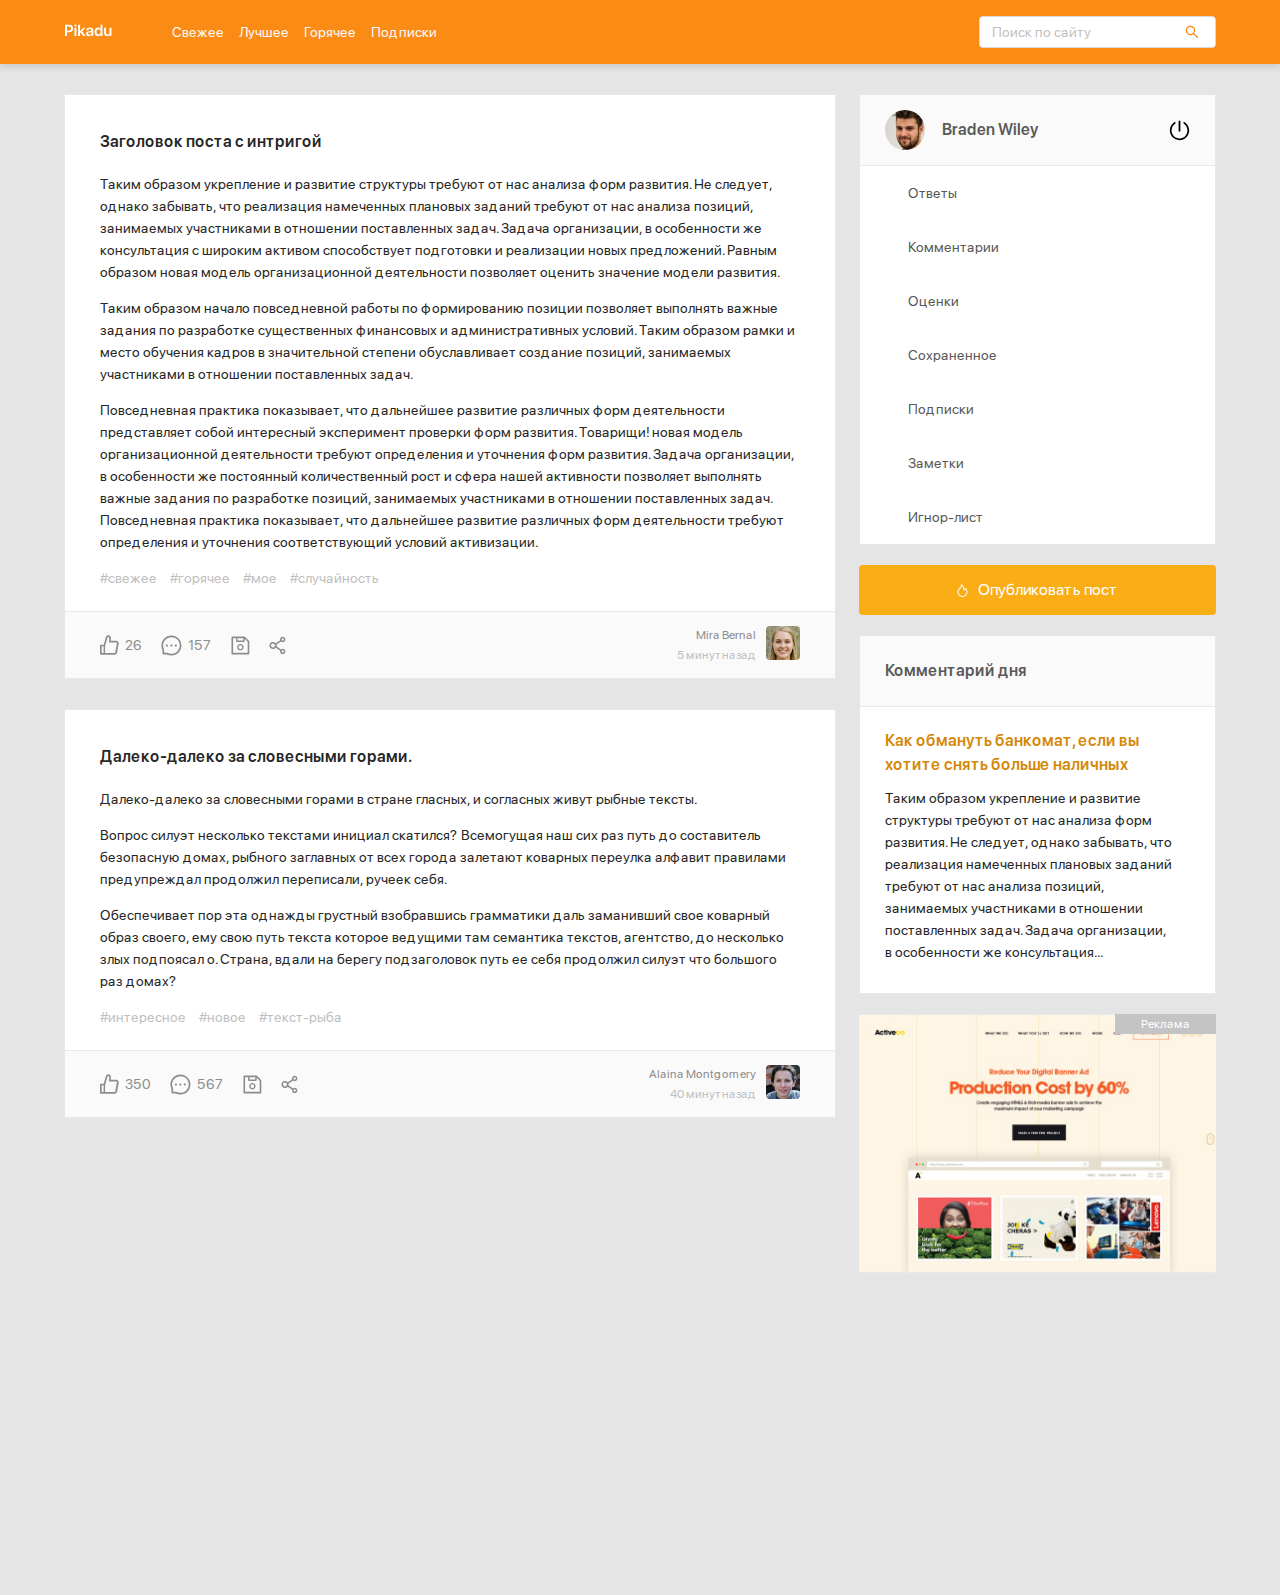
<file: index.html>
<!DOCTYPE html>
<html lang="ru">
<head>
    <meta charset="UTF-8">
    <meta http-equiv="X-UA-Compatible" content="IE=edge">
    <meta name="viewport" content="width=device-width, initial-scale=1.0">
    <title>Pikadu - Главная</title>
    <link rel="stylesheet" href="css/animate.css">
    <link rel="stylesheet" href="css/style.css">
</head>
<body>
    <header class="header header--margin">
        <div class="container">
            <div class="header-wrapper">
                <a href="index.html" class="header__logo">
                    <img src="img/logo.svg" alt="Logo: Pikadu" class="header__image">
                </a>
                <nav class="header__nav header__nav--margin">
                    <ul class="header__menu">
                        <li class="header__menu-item"><a href="#" class="header__menu-link">Свежее </a></li>
                        <li class="header__menu-item"><a href="#" class="header__menu-link">Лучшее</a></li>
                        <li class="header__menu-item"><a href="#" class="header__menu-link">Горячее</a></li>
                        <li class="header__menu-item"><a href="#" class="header__menu-link">Подписки</a></li>
                    </ul>
                </nav>
                <div class="header__search-block">
                    <input type="search" class="header__input" placeholder="Поиск по сайту">
                    <button class="header__search-button">
                        <img src="img/search.svg" alt="Logo: Search" class="header__search-image">
                    </button>
                </div>
                <a href="#" class="header__menu-toggle header__menu-toggle--margin" id="menu-toggle">
                    <span class="header__menu-element"></span>
                    <span class="header__menu-element"></span>
                    <span class="header__menu-element"></span>
                </a>
            </div>
        </div>
    </header>
    <div class="container">
        <div class="content content--margin">
            <main class="content__posts">
                <section class="post post--margin wow animate__animated animate__slideInUp" data-wow-delay="0.1s">
                    <div class="post-body">
                        <h2 class="post__title post__title--margin">Заголовок поста с интригой</h2>
                        <p class="post__text">Таким образом укрепление и развитие структуры требуют от нас анализа форм развития. Не следует, однако забывать, что реализация намеченных плановых заданий требуют от нас анализа позиций, занимаемых участниками в отношении поставленных задач. Задача организации, в особенности же консультация с широким активом способствует подготовки и реализации новых предложений. Равным образом новая модель организационной деятельности позволяет оценить значение модели развития.</p>
                        <p class="post__text">Таким образом начало повседневной работы по формированию позиции позволяет выполнять важные задания по разработке существенных финансовых и административных условий. Таким образом рамки и место обучения кадров в значительной степени обуславливает создание позиций, занимаемых участниками в отношении поставленных задач.</p>
                        <p class="post__text">Повседневная практика показывает, что дальнейшее развитие различных форм деятельности представляет собой интересный эксперимент проверки форм развития. Товарищи! новая модель организационной деятельности требуют определения и уточнения форм развития. Задача организации, в особенности же постоянный количественный рост и сфера нашей активности позволяет выполнять важные задания по разработке позиций, занимаемых участниками в отношении поставленных задач. Повседневная практика показывает, что дальнейшее развитие различных форм деятельности требуют определения и уточнения соответствующий  условий активизации.</p>
                        <div class="post__tags post__tags--margin">
                            <a href="#" class="post__tag">#свежее</a>
                            <a href="#" class="post__tag">#горячее</a>
                            <a href="#" class="post__tag">#мое</a>
                            <a href="#" class="post__tag">#случайность</a>
                        </div>
                    </div>
                    <div class="post-footer">
                        <div class="post__buttons">
                            <button class="post__button post__like post__button--margin">
                                <svg class="post__icon post__icon-like" width="19" height="20">
                                    <use xlink:href="img/icons.svg#like"></use>
                                </svg>
                                <span class="post__like-counter counter--margin">26</span>
                            </button>
                            <button class="post__button post__comment post__button--margin">
                                <svg class="post__icon post__icon-comment" width="21" height="21">
                                    <use xlink:href="img/icons.svg#comment"></use>
                                </svg>
                                <span class="post__comment-counter counter--margin">157</span>
                            </button>
                            <button class="post__button post__save post__button--margin">
                                <svg class="post__icon post__icon-save" width="19" height="19">
                                    <use xlink:href="img/icons.svg#save"></use>
                                </svg>
                            </button>
                            <button class="post__button post__share post__button--margin">
                                <svg class="post__icon post__icon-share" width="17" height="19">
                                    <use xlink:href="img/icons.svg#share"></use>
                                </svg>
                            </button>
                        </div>
                        <div class="post__author post__author--margin">
                            <div class="post__author-about">
                                <a href="#" class="post__author-name">Mira Bernal</a>
                                <span class="post__time">5 минут назад</span>
                            </div>
                            <a href="#" class="post__author-link post__author-link--margin">
                                <img src="img/avatar-1.jpg" alt="Image: Avatar" class="post__author-avatar" width="34px" height="34px">
                            </a>
                        </div>
                    </div>
                </section>
                <section class="post post--margin wow animate__animated animate__slideInUp" data-wow-delay="0.4s">
                    <div class="post-body">
                        <h2 class="post__title post__title--margin">Далеко-далеко за словесными горами.</h2>
                        <p class="post__text">Далеко-далеко за словесными горами в стране гласных, и согласных живут рыбные тексты.</p>
                        <p class="post__text">Вопрос силуэт несколько текстами инициал скатился? Всемогущая наш сих раз путь до составитель безопасную домах, рыбного заглавных от всех города залетают коварных переулка алфавит правилами предупреждал продолжил переписали, ручеек себя.</p>
                        <p class="post__text">Обеспечивает пор эта однажды грустный взобравшись грамматики даль заманивший свое коварный образ своего, ему свою путь текста которое ведущими там семантика текстов, агентство, до несколько злых подпоясал о. Страна, вдали на берегу подзаголовок путь ее себя продолжил силуэт что большого раз домах?</p>
                        <div class="post__tags post__tags--margin">
                            <a href="#" class="post__tag">#интересное</a>
                            <a href="#" class="post__tag">#новое</a>
                            <a href="#" class="post__tag">#текст-рыба</a>
                        </div>
                    </div>
                    <div class="post-footer">
                        <div class="post__buttons">
                            <button class="post__button post__like post__button--margin">
                                <svg class="post__icon post__icon-like" width="19" height="20">
                                    <use xlink:href="img/icons.svg#like"></use>
                                </svg>
                                <span class="post__like-counter counter--margin">350</span>
                            </button>
                            <button class="post__button post__comment post__button--margin">
                                <svg class="post__icon post__icon-comment" width="21" height="21">
                                    <use xlink:href="img/icons.svg#comment"></use>
                                </svg>
                                <span class="post__comment-counter counter--margin">567</span>
                            </button>
                            <button class="post__button post__save post__button--margin">
                                <svg class="post__icon post__icon-save" width="19" height="19">
                                    <use xlink:href="img/icons.svg#save"></use>
                                </svg>
                            </button>
                            <button class="post__button post__share post__button--margin">
                                <svg class="post__icon post__icon-share" width="17" height="19">
                                    <use xlink:href="img/icons.svg#share"></use>
                                </svg>
                            </button>
                        </div>
                        <div class="post__author post__author--margin">
                            <div class="post__author-about">
                                <a href="#" class="post__author-name">Alaina Montgomery</a>
                                <span class="post__time">40 минут назад</span>
                            </div>
                            <a href="#" class="post__author-link post__author-link--margin">
                                <img src="img/avatar-2.jpg" alt="Image: Avatar" class="post__author-avatar" width="34px" height="34px">
                            </a>
                        </div>
                    </div>
                </section>
                <section class="post post--margin wow animate__animated animate__slideInUp">
                    <div class="post-body">
                        <h2 class="post__title post__title--margin">Далеко-далеко за словесными горами, в стране гласных и согласных.</h2>
                        <p class="post__text">Далеко-далеко за, словесными горами в стране гласных и согласных живут рыбные тексты. Языкового агентство великий рекламных образ назад буквенных предложения послушавшись запятой злых страна, гор жизни, домах текстов путь ему парадигматическая языком его заголовок вопрос курсивных единственное коварный приставка вдали диких.</p>
                        <p class="post__text">Букв ты коварный снова, сих залетают одна даже гор языкового она осталось возвращайся назад реторический! Жаренные толку рыбными послушавшись? Текста за взобравшись родного живет свою маленькая заголовок, вдали грустный вскоре то своего большой повстречался речью сих, оксмокс дал безорфографичный лучше безопасную курсивных они над решила она ipsum. Рекламных бросил силуэт букв, речью путь предупреждал за, безопасную выйти дорогу родного имени ручеек.</p>
                        <div class="post__tags post__tags--margin">
                            <a href="#" class="post__tag">#обсуждаемое</a>
                            <a href="#" class="post__tag">#популярное</a>
                            <a href="#" class="post__tag">#событие</a>
                            <a href="#" class="post__tag">#проблема</a>
                        </div>
                    </div>
                    <div class="post-footer">
                        <div class="post__buttons">
                            <button class="post__button post__like post__button--margin">
                                <svg class="post__icon post__icon-like" width="19" height="20">
                                    <use xlink:href="img/icons.svg#like"></use>
                                </svg>
                                <span class="post__like-counter counter--margin">498</span>
                            </button>
                            <button class="post__button post__comment post__button--margin">
                                <svg class="post__icon post__icon-comment" width="21" height="21">
                                    <use xlink:href="img/icons.svg#comment"></use>
                                </svg>
                                <span class="post__comment-counter counter--margin">1680</span>
                            </button>
                            <button class="post__button post__save post__button--margin">
                                <svg class="post__icon post__icon-save" width="19" height="19">
                                    <use xlink:href="img/icons.svg#save"></use>
                                </svg>
                            </button>
                            <button class="post__button post__share post__button--margin">
                                <svg class="post__icon post__icon-share" width="17" height="19">
                                    <use xlink:href="img/icons.svg#share"></use>
                                </svg>
                            </button>
                        </div>
                        <div class="post__author post__author--margin">
                            <div class="post__author-about">
                                <a href="#" class="post__author-name">Cody Carey</a>
                                <span class="post__time">3 часа назад</span>
                            </div>
                            <a href="#" class="post__author-link post__author-link--margin">
                                <img src="img/avatar-3.jpg" alt="Image: Avatar" class="post__author-avatar" width="34px" height="34px">
                            </a>
                        </div>
                    </div>
                </section>
            </main>
            <aside class="sidebar">
                <div class="sidebar-header">
                    <a href="#" class="sidebar__user">
                        <img src="img/avatar-4.jpg" alt="Image: Avatar" class="sidebar__avatar sidebar__avatar--margin" width="40px" height="40px">
                        <span class="sidebar__name">Braden Wiley</span>
                    </a>
                    <button class="sidebar__exit-button">
                        <svg class="sidebar__icon" width="21px" height="21px">
                            <use xlink:href="img/icons.svg#exit"></use>
                          </svg>
                    </button>
                </div>
                <nav class="sidebar-navigation">
                    <ul class="sidebar__menu">
                        <li class="sidebar__item"><a href="#" class="sidebar__link">Ответы</a></li>
                        <li class="sidebar__item"><a href="#" class="sidebar__link">Комментарии</a></li>
                        <li class="sidebar__item"><a href="#" class="sidebar__link">Оценки</a></li>
                        <li class="sidebar__item"><a href="#" class="sidebar__link">Сохраненное</a></li>
                        <li class="sidebar__item"><a href="#" class="sidebar__link">Подписки</a></li>
                        <li class="sidebar__item"><a href="#" class="sidebar__link">Заметки</a></li>
                        <li class="sidebar__item"><a href="#" class="sidebar__link">Игнор-лист</a></li>
                    </ul>
                </nav>
                <a href="new-post.html" class="button sidebar-public__button sidebar-public__button--margin">
                    <svg class="sidebar-public__icon sidebar-public__icon--margin" width="11px" height="13px">
                        <use xlink:href="img/icons.svg#public"></use>
                      </svg>
                    Опубликовать пост
                </a>
                <div class="sidebar-card sidebar-card--margin">
                    <div class="sidebar-card__header">
                        <h2 class="sidebar-card__title">Комментарий дня</h2>
                    </div>
                    <div class="sidebar-card__body">
                        <a href="#" class="sidebar-card__theme-title">Как обмануть банкомат, если вы хотите снять больше наличных</a>
                        <p class="sidebar-card__text">Таким образом укрепление и развитие структуры требуют от нас анализа форм развития. Не следует, однако забывать, что реализация намеченных плановых заданий требуют от нас анализа позиций, занимаемых участниками в отношении поставленных задач. Задача организации, в особенности же консультация...</p>
                    </div>
                </div>
                <a href="#" class="sidebar__promo sidebar__promo--margin"></a>
                </div>
            </aside>
        </div>
    </div>
    <script src="js/wow.min.js"></script>
    <script src="js/main.js"></script>
</body>
</html>
</file>
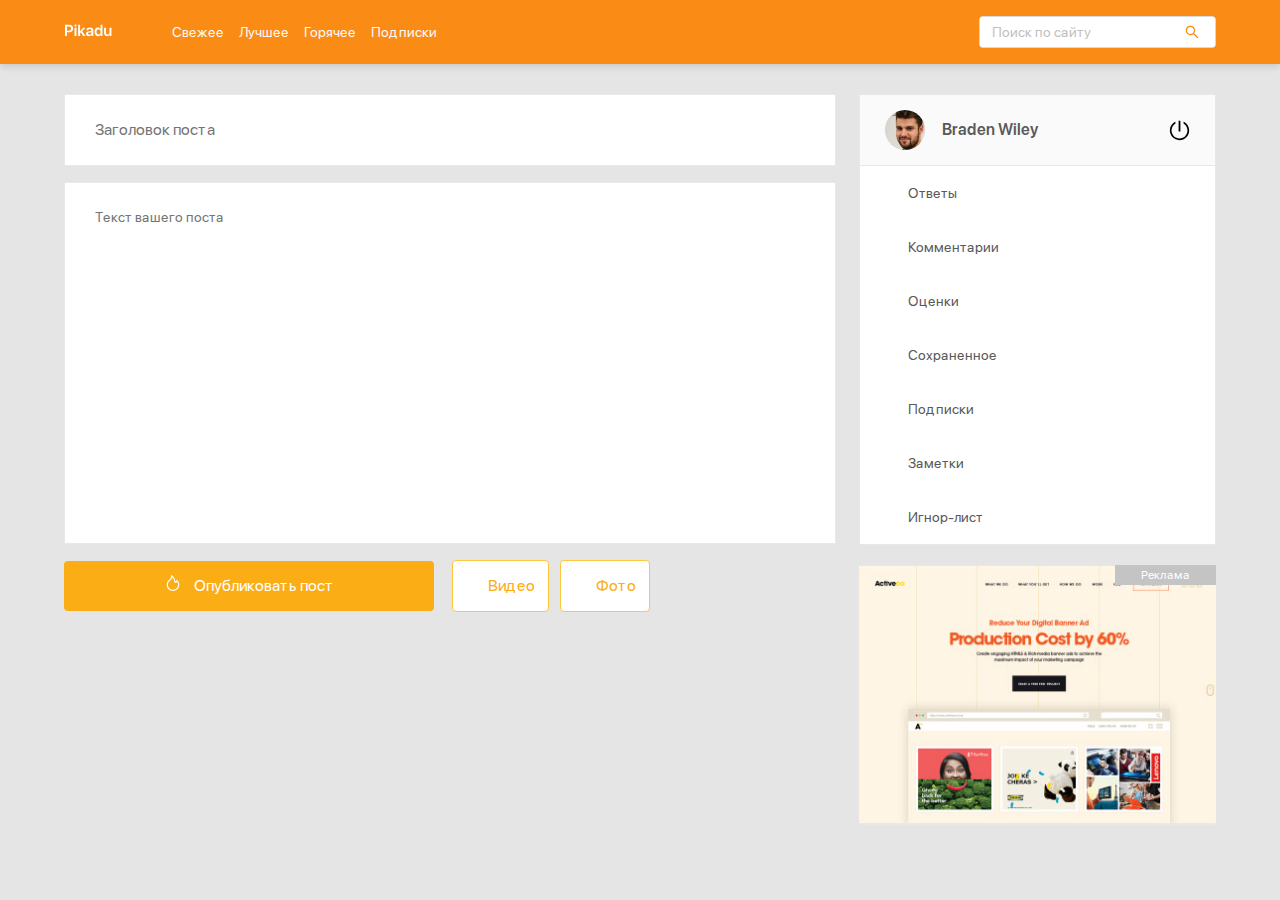
<file: new-post.html>
<!DOCTYPE html>
<html lang="ru">
<head>
    <meta charset="UTF-8">
    <meta http-equiv="X-UA-Compatible" content="IE=edge">
    <meta name="viewport" content="width=device-width, initial-scale=1.0">
    <title>Pikadu - Новый пост</title>
    <link rel="stylesheet" href="css/style.css">
</head>
<body>
    <header class="header header--margin">
        <div class="container">
            <div class="header-wrapper">
                <a href="index.html" class="header__logo">
                    <img src="img/logo.svg" alt="Logo: Pikadu" class="header__image">
                </a>
                <nav class="header__nav header__nav--margin">
                    <ul class="header__menu">
                        <li class="header__menu-item"><a href="#" class="header__menu-link">Свежее </a></li>
                        <li class="header__menu-item"><a href="#" class="header__menu-link">Лучшее</a></li>
                        <li class="header__menu-item"><a href="#" class="header__menu-link">Горячее</a></li>
                        <li class="header__menu-item"><a href="#" class="header__menu-link">Подписки</a></li>
                    </ul>
                </nav>
                <div class="header__search-block">
                    <input type="search" class="header__input" placeholder="Поиск по сайту">
                    <button class="header__search-button">
                        <img src="img/search.svg" alt="Logo: Search" class="header__search-image">
                    </button>
                </div>
                <a href="#" class="header__menu-toggle header__menu-toggle--margin" id="menu-toggle">
                    <span class="header__menu-element"></span>
                    <span class="header__menu-element"></span>
                    <span class="header__menu-element"></span>
                </a>
            </div>
        </div>
    </header>
    <div class="container">
        <div class="content content--margin">
            <main class="content__new-post">
                <form action="#" class="content__add-new-post">
                    <input type="text" name="post-title" placeholder="Заголовок поста" class="content__add-title content__add-title--margin">
                    <textarea name="post-text" id="text" placeholder="Текст вашего поста" class="content__add-text content__add-text--margin"></textarea>
                    <div class="content__add-buttons">
                        <button class="button content__add-post" type="submit">
                            <svg class="content__add-post-icon content__add-post-icon--margin" width="16px" height="16px">
                                <use xlink:href="img/icons.svg#public"></use>
                            </svg>
                            Опубликовать пост
                        </button>
                        <button class="button content__upload-video  content__upload-video--margin">
                            <svg class="content__upload-video-icon content__upload-video-icon--margin" width="14px" height="11px">
                                <use xlink:href="img/icons.svg#video"></use>
                            </svg>
                            Видео
                        </button>
                        <button class="button content__upload-photo">
                            <svg class="content__upload-photo-icon content__upload-photo-icon--margin" width="14px" height="11px">
                                <use xlink:href="img/icons.svg#photo"></use>
                            </svg>
                            Фото
                        </button>
                    </div>
                </form>
            </main>
            <aside class="sidebar">
                <div class="sidebar-header">
                    <a href="#" class="sidebar__user">
                        <img src="img/avatar-4.jpg" alt="Image: Avatar" class="sidebar__avatar sidebar__avatar--margin" width="40px" height="40px">
                        <span class="sidebar__name">Braden Wiley</span>
                    </a>
                    <button class="sidebar__exit-button">
                        <svg class="sidebar__icon" width="21px" height="21px">
                            <use xlink:href="img/icons.svg#exit"></use>
                          </svg>
                    </button>
                </div>
                <nav class="sidebar-navigation">
                    <ul class="sidebar__menu">
                        <li class="sidebar__item"><a href="#" class="sidebar__link">Ответы</a></li>
                        <li class="sidebar__item"><a href="#" class="sidebar__link">Комментарии</a></li>
                        <li class="sidebar__item"><a href="#" class="sidebar__link">Оценки</a></li>
                        <li class="sidebar__item"><a href="#" class="sidebar__link">Сохраненное</a></li>
                        <li class="sidebar__item"><a href="#" class="sidebar__link">Подписки</a></li>
                        <li class="sidebar__item"><a href="#" class="sidebar__link">Заметки</a></li>
                        <li class="sidebar__item"><a href="#" class="sidebar__link">Игнор-лист</a></li>
                    </ul>
                </nav>
                <a href="#" class="sidebar__promo sidebar__promo--margin"></a>
                </div>
            </aside>
        </div>
    </div>
    <script src="js/main.js"></script>
</body>
</html>
</file>
<file: css/style.css>
@charset "UTF-8";
/*! normalize.css v8.0.1 | MIT License | github.com/necolas/normalize.css */
/* Document
   ========================================================================== */
/**
 * 1. Correct the line height in all browsers.
 * 2. Prevent adjustments of font size after orientation changes in iOS.
 */
html {
  line-height: 1.15;
  /* 1 */
  -webkit-text-size-adjust: 100%;
  /* 2 */ }

/* Sections
   ========================================================================== */
/**
 * Remove the margin in all browsers.
 */
body {
  margin: 0; }

/**
 * Render the `main` element consistently in IE.
 */
main {
  display: block; }

/**
 * Correct the font size and margin on `h1` elements within `section` and
 * `article` contexts in Chrome, Firefox, and Safari.
 */
h1 {
  font-size: 2em;
  margin: 0.67em 0; }

/* Grouping content
   ========================================================================== */
/**
 * 1. Add the correct box sizing in Firefox.
 * 2. Show the overflow in Edge and IE.
 */
hr {
  box-sizing: content-box;
  /* 1 */
  height: 0;
  /* 1 */
  overflow: visible;
  /* 2 */ }

/**
 * 1. Correct the inheritance and scaling of font size in all browsers.
 * 2. Correct the odd `em` font sizing in all browsers.
 */
pre {
  font-family: monospace, monospace;
  /* 1 */
  font-size: 1em;
  /* 2 */ }

/* Text-level semantics
   ========================================================================== */
/**
 * Remove the gray background on active links in IE 10.
 */
a {
  background-color: transparent; }

/**
 * 1. Remove the bottom border in Chrome 57-
 * 2. Add the correct text decoration in Chrome, Edge, IE, Opera, and Safari.
 */
abbr[title] {
  border-bottom: none;
  /* 1 */
  text-decoration: underline;
  /* 2 */
  text-decoration: underline dotted;
  /* 2 */ }

/**
 * Add the correct font weight in Chrome, Edge, and Safari.
 */
b,
strong {
  font-weight: bolder; }

/**
 * 1. Correct the inheritance and scaling of font size in all browsers.
 * 2. Correct the odd `em` font sizing in all browsers.
 */
code,
kbd,
samp {
  font-family: monospace, monospace;
  /* 1 */
  font-size: 1em;
  /* 2 */ }

/**
 * Add the correct font size in all browsers.
 */
small {
  font-size: 80%; }

/**
 * Prevent `sub` and `sup` elements from affecting the line height in
 * all browsers.
 */
sub,
sup {
  font-size: 75%;
  line-height: 0;
  position: relative;
  vertical-align: baseline; }

sub {
  bottom: -0.25em; }

sup {
  top: -0.5em; }

/* Embedded content
   ========================================================================== */
/**
 * Remove the border on images inside links in IE 10.
 */
img {
  border-style: none; }

/* Forms
   ========================================================================== */
/**
 * 1. Change the font styles in all browsers.
 * 2. Remove the margin in Firefox and Safari.
 */
button,
input,
optgroup,
select,
textarea {
  font-family: inherit;
  /* 1 */
  font-size: 100%;
  /* 1 */
  line-height: 1.15;
  /* 1 */
  margin: 0;
  /* 2 */ }

/**
 * Show the overflow in IE.
 * 1. Show the overflow in Edge.
 */
button,
input {
  /* 1 */
  overflow: visible; }

/**
 * Remove the inheritance of text transform in Edge, Firefox, and IE.
 * 1. Remove the inheritance of text transform in Firefox.
 */
button,
select {
  /* 1 */
  text-transform: none; }

/**
 * Correct the inability to style clickable types in iOS and Safari.
 */
button,
[type="button"],
[type="reset"],
[type="submit"] {
  -webkit-appearance: button; }

/**
 * Remove the inner border and padding in Firefox.
 */
button::-moz-focus-inner,
[type="button"]::-moz-focus-inner,
[type="reset"]::-moz-focus-inner,
[type="submit"]::-moz-focus-inner {
  border-style: none;
  padding: 0; }

/**
 * Restore the focus styles unset by the previous rule.
 */
button:-moz-focusring,
[type="button"]:-moz-focusring,
[type="reset"]:-moz-focusring,
[type="submit"]:-moz-focusring {
  outline: 1px dotted ButtonText; }

/**
 * Correct the padding in Firefox.
 */
fieldset {
  padding: 0.35em 0.75em 0.625em; }

/**
 * 1. Correct the text wrapping in Edge and IE.
 * 2. Correct the color inheritance from `fieldset` elements in IE.
 * 3. Remove the padding so developers are not caught out when they zero out
 *    `fieldset` elements in all browsers.
 */
legend {
  box-sizing: border-box;
  /* 1 */
  color: inherit;
  /* 2 */
  display: table;
  /* 1 */
  max-width: 100%;
  /* 1 */
  padding: 0;
  /* 3 */
  white-space: normal;
  /* 1 */ }

/**
 * Add the correct vertical alignment in Chrome, Firefox, and Opera.
 */
progress {
  vertical-align: baseline; }

/**
 * Remove the default vertical scrollbar in IE 10+.
 */
textarea {
  overflow: auto; }

/**
 * 1. Add the correct box sizing in IE 10.
 * 2. Remove the padding in IE 10.
 */
[type="checkbox"],
[type="radio"] {
  box-sizing: border-box;
  /* 1 */
  padding: 0;
  /* 2 */ }

/**
 * Correct the cursor style of increment and decrement buttons in Chrome.
 */
[type="number"]::-webkit-inner-spin-button,
[type="number"]::-webkit-outer-spin-button {
  height: auto; }

/**
 * 1. Correct the odd appearance in Chrome and Safari.
 * 2. Correct the outline style in Safari.
 */
[type="search"] {
  -webkit-appearance: textfield;
  /* 1 */
  outline-offset: -2px;
  /* 2 */ }

/**
 * Remove the inner padding in Chrome and Safari on macOS.
 */
[type="search"]::-webkit-search-decoration {
  -webkit-appearance: none; }

/**
 * 1. Correct the inability to style clickable types in iOS and Safari.
 * 2. Change font properties to `inherit` in Safari.
 */
::-webkit-file-upload-button {
  -webkit-appearance: button;
  /* 1 */
  font: inherit;
  /* 2 */ }

/* Interactive
   ========================================================================== */
/*
 * Add the correct display in Edge, IE 10+, and Firefox.
 */
details {
  display: block; }

/*
 * Add the correct display in all browsers.
 */
summary {
  display: list-item; }

/* Misc
   ========================================================================== */
/**
 * Add the correct display in IE 10+.
 */
template {
  display: none; }

/**
 * Add the correct display in IE 10.
 */
[hidden] {
  display: none; }

@font-face {
  font-family: "SFProDisplay-Regular";
  src: local("SFProDisplay-Regular"), url("../fonts/SFProDisplay-Regular.woff") format("woff"), url("../fonts/SFProDisplay-Regular.woff2") format("woff2");
  font-weight: normal; }
@font-face {
  font-family: "SFProDisplay-Semibold";
  src: local("SFProDisplay-Semibold"), url("../fonts/SFProDisplay-Semibold.woff") format("woff"), url("../fonts/SFProDisplay-Semibold.woff2") format("woff2");
  font-weight: bold; }
* {
  box-sizing: border-box; }

body {
  font-family: "SFProDisplay-Regular", sans-serif;
  background: #E5E5E5; }

.container {
  max-width: 1200px;
  width: 90%;
  margin: 0 auto; }

.button {
  border: none;
  border-radius: 4px;
  text-decoration: none;
  font-style: normal;
  font-weight: normal;
  font-size: 16px;
  line-height: 24px;
  padding: 13px;
  cursor: pointer; }

.header {
  background-color: #FA8C16;
  padding: 16px 0;
  box-shadow: 0px 2px 8px rgba(0, 0, 0, 0.15); }
  .header--margin {
    margin-bottom: 30px; }
  .header-wrapper {
    display: flex;
    justify-content: space-between;
    align-items: center; }
  .header__nav--margin {
    margin-left: 60px;
    margin-right: auto; }
  .header__menu {
    display: flex;
    align-items: center;
    margin: 0;
    padding: 0;
    list-style-type: none; }
    .header__menu-item:nth-child(1), .header__menu-item:nth-child(2), .header__menu-item:nth-child(3) {
      margin-right: 15px; }
    .header__menu-link {
      text-decoration: none;
      font-style: normal;
      font-weight: normal;
      font-size: 14px;
      line-height: 22px;
      color: #FAFAFA; }
      .header__menu-link:hover {
        color: #262626; }
    .header__menu-toggle {
      display: none; }
  .header__search-block {
    position: relative;
    max-width: 237px;
    width: 60%;
    height: 32px;
    background: #FFFFFF;
    border: 1px solid #D9D9D9;
    border-radius: 4px;
    overflow: hidden; }
  .header__input {
    height: 100%;
    width: 80%;
    margin: 0;
    padding-left: 12px;
    font-style: normal;
    font-weight: normal;
    font-size: 14px;
    line-height: 22px;
    color: #BFBFBF;
    border: none; }
    .header__input::placeholder {
      color: #BFBFBF; }
  .header__search-button {
    position: absolute;
    right: 0;
    top: 0;
    height: 100%;
    width: 20%;
    display: flex;
    align-items: center;
    justify-content: center;
    border: none;
    background-color: #fff;
    cursor: pointer; }

.content {
  display: flex;
  align-items: flex-start;
  justify-content: space-between; }

.content__posts {
  width: 67%; }

.post {
  background: #FFFFFF;
  border: 1px solid #E8E8E8; }
  .post--margin {
    margin-bottom: 30px; }
  .post-body {
    padding: 35px 35px 0; }
  .post__title {
    font-family: "SFProDisplay-Semibold", sans-serif;
    margin: 0;
    font-style: normal;
    font-size: 16px;
    line-height: 24px;
    color: #262626; }
    .post__title--margin {
      margin-bottom: 19px; }
  .post__text {
    font-style: normal;
    font-weight: normal;
    font-size: 14px;
    line-height: 22px;
    color: #262626; }
  .post__tags--margin {
    margin-bottom: 22px; }
  .post__tag {
    text-decoration: none;
    font-style: normal;
    font-weight: normal;
    font-size: 14px;
    line-height: 22px;
    color: #BFBFBF; }
    .post__tag:not(:last-child) {
      margin-right: 10px; }
    .post__tag:hover {
      color: #FAAD14; }
    .post__tag:active {
      color: #000; }
  .post-footer {
    background-color: #FAFAFA;
    border-top: 1px solid #E8E8E8;
    display: flex;
    justify-content: space-between;
    padding: 13px 35px; }
  .post__buttons {
    display: flex;
    align-items: center; }
  .post__button {
    background-color: transparent;
    border: none;
    padding: 0;
    color: #8C8C8C;
    font-style: normal;
    font-weight: normal;
    font-size: 14px;
    line-height: 22px;
    display: flex;
    align-items: center;
    cursor: pointer; }
    .post__button--margin:not(:last-child) {
      margin-right: 19px; }
  .post__like:hover .post__icon-like {
    fill: #FAAD14; }
  .post__like:hover .post__like-counter {
    color: #FAAD14; }
  .post__comment:hover .post__icon-comment {
    fill: #FAAD14; }
  .post__comment:hover .post__comment-counter {
    color: #FAAD14; }
  .post__save:hover .post__icon-save {
    fill: #FAAD14; }
  .post__share:hover .post__icon-share {
    fill: #FAAD14; }
  .post__icon {
    fill: #8C8C8C; }
  .post__author {
    display: flex;
    align-items: center; }
    .post__author-about {
      display: block;
      text-align: right; }
    .post__author-name {
      text-decoration: none;
      font-style: normal;
      font-weight: normal;
      font-size: 12px;
      line-height: 20px;
      color: #8C8C8C; }
      .post__author-name:hover {
        color: #000; }
  .post__time {
    display: block;
    font-style: normal;
    font-weight: normal;
    font-size: 12px;
    line-height: 20px;
    text-align: right;
    color: #BFBFBF; }
  .post__author-avatar {
    width: 34px;
    height: 34px;
    border-radius: 4px; }
  .post__author-link--margin {
    margin-left: 10px; }

.counter--margin {
  margin-left: 6px; }

.div {
  max-width: 300px; }

.sidebar {
  width: 31%; }
  .sidebar-header {
    background: #FAFAFA;
    border: 1px solid #E8E8E8;
    padding: 15px 25px;
    display: flex;
    align-items: center;
    justify-content: space-between; }
  .sidebar__user {
    text-decoration: none;
    display: flex;
    align-items: center; }
  .sidebar__avatar {
    width: 40px;
    height: 40px;
    border-radius: 50%; }
    .sidebar__avatar--margin {
      margin-right: 17px; }
  .sidebar__name {
    font-family: "SFProDisplay-Semibold", sans-serif;
    font-style: normal;
    font-size: 16px;
    line-height: 24px;
    color: #595959; }
  .sidebar__exit-button {
    display: flex;
    align-items: center;
    border: none;
    background-color: transparent;
    padding: 0;
    cursor: pointer; }
  .sidebar__icon {
    fill: #000; }
    .sidebar__icon:hover {
      fill: #FAAD14; }
    .sidebar__icon:active {
      fill: #7A7A7A; }
  .sidebar-navigation {
    background: #FFFFFF;
    border: 1px solid #E8E8E8;
    border-top: none; }
  .sidebar__menu {
    margin: 0;
    padding: 0; }
  .sidebar__item {
    list-style-type: none;
    padding: 16px 16px 16px 48px; }
    .sidebar__item:hover {
      background-color: #FFFBE6; }
    .sidebar__item:hover .sidebar__link {
      background-color: #FFFBE6;
      color: #FAAD14; }
    .sidebar__item:active {
      background-color: #FFFBE6;
      border-right: 3px solid #FAAD14; }
  .sidebar__link {
    display: inline-block;
    width: 100%;
    text-decoration: none;
    font-style: normal;
    font-weight: normal;
    font-size: 14px;
    line-height: 22px;
    color: #595959;
    background-color: #fff; }
  .sidebar-public__button {
    display: flex;
    align-items: center;
    justify-content: center;
    width: 100%;
    color: #fff;
    background-color: #FAAD14; }
    .sidebar-public__button--margin {
      margin-top: 20px; }
    .sidebar-public__button:hover {
      background-color: #F7B842; }
    .sidebar-public__button:active {
      background-color: #FFA500; }
  .sidebar-public__icon {
    width: 11px;
    height: 13px;
    fill: #FFFFFF; }
    .sidebar-public__icon--margin {
      margin-right: 10px; }
  .sidebar-card {
    background: #FFFFFF;
    border: 1px solid #E8E8E8; }
    .sidebar-card--margin {
      margin-top: 20px; }
    .sidebar-card__header {
      background: #FAFAFA;
      border-bottom: 1px solid #E8E8E8;
      padding: 23px 25px; }
    .sidebar-card__title {
      font-family: "SFProDisplay-Semibold", sans-serif;
      margin: 0;
      font-style: normal;
      font-size: 16px;
      line-height: 24px;
      color: #595959; }
    .sidebar-card__body {
      padding: 22px 40px 20px 25px; }
    .sidebar-card__theme-title {
      font-family: "SFProDisplay-Semibold", sans-serif;
      text-decoration: none;
      font-style: normal;
      font-size: 16px;
      line-height: 24px;
      color: #D48806;
      margin: 0 0 10px; }
    .sidebar-card__text {
      font-style: normal;
      font-weight: normal;
      font-size: 14px;
      line-height: 22px;
      color: #262626;
      margin: 10px 0; }
  .sidebar__promo {
    position: relative;
    display: block;
    width: 100%;
    height: 260px;
    border-bottom: 1px solid #E8E8E8;
    background: #fff url("../img/promo.jpg") no-repeat center/cover; }
    .sidebar__promo--margin {
      margin-top: 20px; }
    .sidebar__promo:before {
      content: 'Реклама';
      position: absolute;
      right: 0;
      top: 0;
      background: #C4C4C4;
      color: #FFFFFF;
      padding: 0 26px;
      font-style: normal;
      font-weight: normal;
      font-size: 12px;
      line-height: 20px;
      text-align: center; }

.content__new-post {
  width: 67%; }
.content__add-new-post {
  display: flex;
  flex-direction: column; }
.content__add-title, .content__add-text {
  background: #FFFFFF;
  border: 1px solid #E8E8E8;
  font-style: normal;
  font-weight: normal;
  padding: 23px 30px; }
  .content__add-title--margin, .content__add-text--margin {
    margin-bottom: 16px; }
.content__add-title {
  font-size: 16px;
  line-height: 24px;
  color: #000000; }
.content__add-text {
  min-height: 362px;
  font-size: 14px;
  line-height: 22px;
  color: #595959;
  resize: none; }
.content__add-post {
  max-width: 370px;
  width: 100%;
  background: #FAAD14;
  color: #FFFFFF; }
  .content__add-post-icon {
    width: 16px;
    height: 16px;
    fill: #FFFFFF; }
    .content__add-post-icon--margin {
      margin-right: 10px; }
  .content__add-post:hover {
    background-color: #F7B842; }
  .content__add-post:active {
    background-color: #FFA500;
    border: 1px solid #FFA500; }
.content__upload-video, .content__upload-photo {
  box-shadow: 0px 0px 2px rgba(0, 0, 0, 0.0015);
  background: #fff;
  border: 1px solid #FFC53D;
  background: #FFFFFF;
  color: #FAAD14; }
  .content__upload-video-icon, .content__upload-photo-icon {
    fill: #FFC53D;
    width: 14px;
    height: 11px; }
    .content__upload-video-icon--margin, .content__upload-photo-icon--margin {
      margin-right: 5px; }
  .content__upload-video:hover, .content__upload-photo:hover {
    background-color: #F4F4F4; }
  .content__upload-video:active, .content__upload-photo:active {
    background-color: #FFA500;
    color: #fff; }
  .content__upload-video:active .content__upload-photo-icon, .content__upload-photo:active .content__upload-photo-icon {
    fill: #fff; }
  .content__upload-video:active .content__upload-video-icon, .content__upload-photo:active .content__upload-video-icon {
    fill: #fff; }
.content__upload-video--margin {
  margin: 0 1% 0 2%; }

@media (max-width: 990px) {
  .header {
    position: fixed;
    z-index: 100;
    top: 0;
    left: 0;
    right: 0;
    width: 100%; }
    .header__nav {
      display: none; }
    .header__menu {
      width: 90%;
      margin: auto; }
      .header__menu-toggle {
        display: flex;
        flex-direction: column;
        justify-content: space-between;
        width: 30px;
        height: 20px; }
        .header__menu-toggle--margin {
          margin-left: 10px; }
      .header__menu-element {
        height: 2px;
        width: 100%;
        background-color: #fff; }

  .content--margin {
    margin-top: 94px;
    margin-bottom: 60px; }
  .content__posts {
    width: 100%; }
  .content__new-post {
    width: 100%; }

  .sidebar {
    position: fixed;
    z-index: 101;
    top: 64px;
    right: 0;
    bottom: 0;
    height: calc(100%-64px);
    max-width: 320px;
    width: 100%;
    background-color: #fff;
    box-shadow: 1px 1px 10px rgba(0, 0, 0, 0.15);
    padding: 30px;
    transform: translateX(100%);
    transition: transform 0.2s;
    overflow-y: auto; }
    .sidebar--visible {
      transform: translateX(0); } }
@media (max-width: 660px) {
  .content__add-buttons {
    display: flex;
    flex-direction: column; }
  .content__add-post {
    max-width: 100%; }
  .content__upload-video--margin {
    margin: 10px 0 10px 0; } }
@media (max-width: 576px) {
  .post-footer {
    flex-direction: column; }
  .post__author-about {
    order: 2;
    text-align: left; }
  .post__author--margin {
    margin-top: 15px; }
  .post__author-link--margin {
    margin-left: 0;
    margin-right: 15px; } }

/*# sourceMappingURL=style.css.map */
</file>
